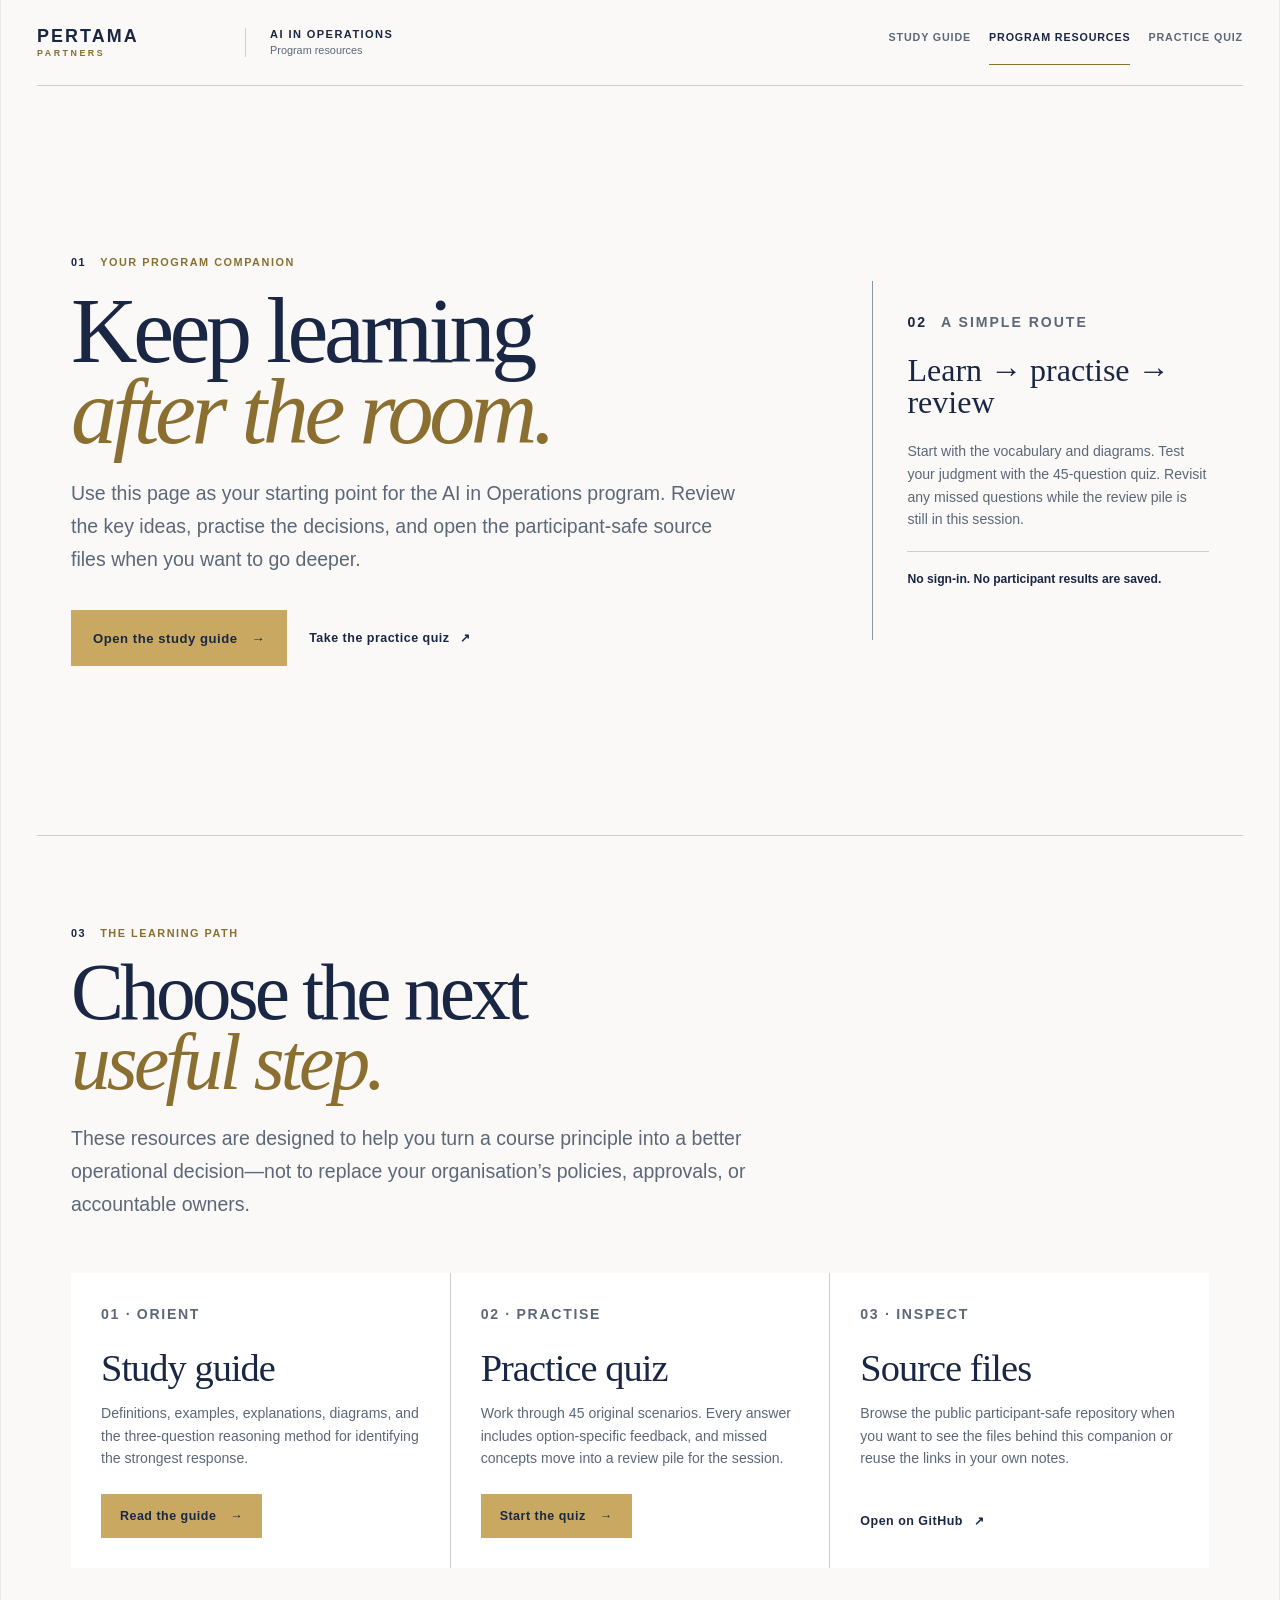
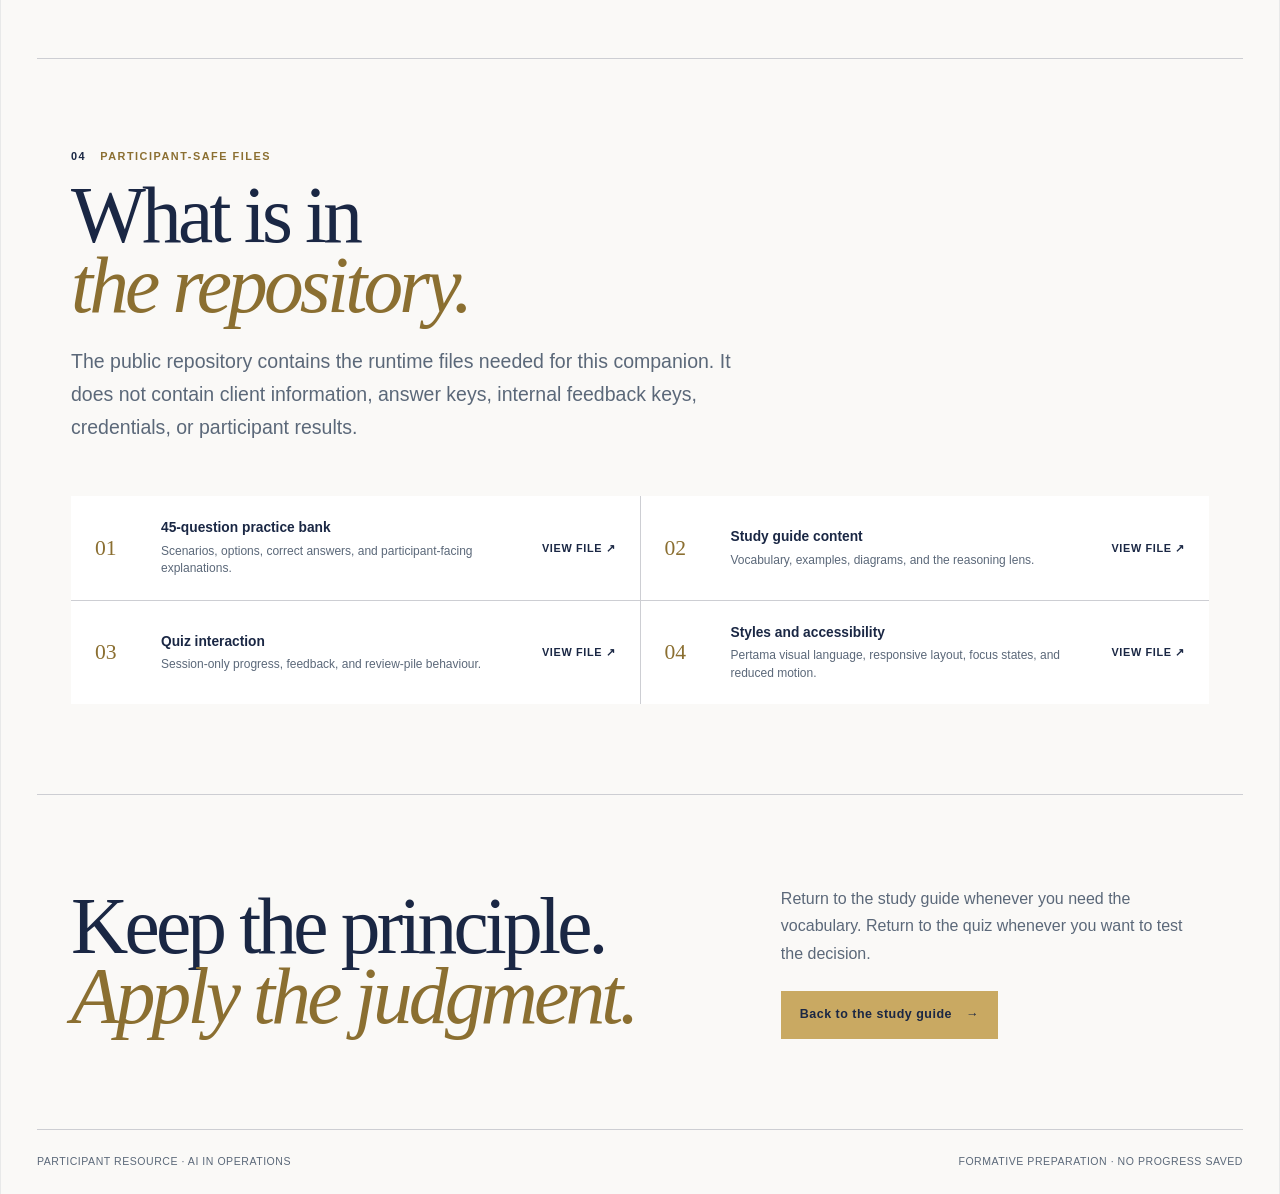
<file: repository/index.html>
<!doctype html>
<html lang="en">
  <head>
    <meta charset="UTF-8" />
    <meta name="viewport" content="width=device-width, initial-scale=1.0" />
    <meta
      name="description"
      content="Participant-safe program resources for Pertama Partners AI in Operations."
    />
    <meta name="robots" content="noindex, nofollow" />
    <meta name="theme-color" content="#1a2744" />
    <title>Program Resources · Pertama Partners</title>
    <link rel="stylesheet" href="../styles.css" />
  </head>
  <body class="resources-body">
    <a class="skip-link" href="#program-resources">Skip to program resources</a>

    <div class="site-frame resources-frame">
      <header class="topbar">
        <div class="brand" aria-label="Pertama Partners, AI in Operations">
          <span class="brand-lockup" role="img" aria-label="Pertama Partners">
            <span class="brand-name">PERTAMA</span>
            <span class="brand-partners">PARTNERS</span>
          </span>
          <span class="brand-context">
            <strong>AI in Operations</strong>
            <small>Program resources</small>
          </span>
        </div>

        <nav class="resource-nav" aria-label="Course resources">
          <a href="../study-guide/">Study guide</a>
          <a href="./" aria-current="page">Program resources</a>
          <a href="../">Practice quiz</a>
        </nav>
      </header>

      <main id="program-resources" tabindex="-1">
        <section class="resources-hero" aria-labelledby="resources-title">
          <div class="resources-hero-copy">
            <p class="eyebrow"><span aria-hidden="true">01</span> Your program companion</p>
            <h1 id="resources-title">Keep learning<br /><em>after the room.</em></h1>
            <p class="resources-hero-lede">
              Use this page as your starting point for the AI in Operations program. Review the key ideas,
              practise the decisions, and open the participant-safe source files when you want to go deeper.
            </p>
            <div class="guide-hero-actions">
              <a class="button button-primary button-large" href="../study-guide/">
                Open the study guide <span aria-hidden="true">→</span>
              </a>
              <a class="text-link" href="../">Take the practice quiz <span aria-hidden="true">↗</span></a>
            </div>
          </div>

          <aside class="resources-hero-note" aria-label="How to use this page">
            <p class="eyebrow"><span aria-hidden="true">02</span> A simple route</p>
            <h2>Learn → practise → review</h2>
            <p>
              Start with the vocabulary and diagrams. Test your judgment with the 45-question quiz. Revisit
              any missed questions while the review pile is still in this session.
            </p>
            <p class="resources-privacy">No sign-in. No participant results are saved.</p>
          </aside>
        </section>

        <section class="resources-section" aria-labelledby="path-title">
          <div class="resources-section-heading">
            <p class="eyebrow"><span aria-hidden="true">03</span> The learning path</p>
            <h2 id="path-title">Choose the next<br /><em>useful step.</em></h2>
            <p class="resources-section-lede">
              These resources are designed to help you turn a course principle into a better operational
              decision—not to replace your organisation’s policies, approvals, or accountable owners.
            </p>
          </div>

          <div class="resource-grid">
            <article class="resource-card">
              <p class="resource-card-kicker">01 · Orient</p>
              <h3>Study guide</h3>
              <p>
                Definitions, examples, explanations, diagrams, and the three-question reasoning method for
                identifying the strongest response.
              </p>
              <a class="button button-light" href="../study-guide/">Read the guide <span aria-hidden="true">→</span></a>
            </article>

            <article class="resource-card">
              <p class="resource-card-kicker">02 · Practise</p>
              <h3>Practice quiz</h3>
              <p>
                Work through 45 original scenarios. Every answer includes option-specific feedback, and missed
                concepts move into a review pile for the session.
              </p>
              <a class="button button-light" href="../">Start the quiz <span aria-hidden="true">→</span></a>
            </article>

            <article class="resource-card">
              <p class="resource-card-kicker">03 · Inspect</p>
              <h3>Source files</h3>
              <p>
                Browse the public participant-safe repository when you want to see the files behind this
                companion or reuse the links in your own notes.
              </p>
              <a class="text-link" href="https://github.com/Pertama-Partners/program-companion" target="_blank" rel="noreferrer">Open on GitHub <span aria-hidden="true">↗</span></a>
            </article>
          </div>
        </section>

        <section class="resources-section" aria-labelledby="files-title">
          <div class="resources-section-heading">
            <p class="eyebrow"><span aria-hidden="true">04</span> Participant-safe files</p>
            <h2 id="files-title">What is in<br /><em>the repository.</em></h2>
            <p class="resources-section-lede">
              The public repository contains the runtime files needed for this companion. It does not contain
              client information, answer keys, internal feedback keys, credentials, or participant results.
            </p>
          </div>

          <div class="resource-file-list">
            <article class="resource-file">
              <span class="resource-file-number">01</span>
              <div>
                <h3>45-question practice bank</h3>
                <p>Scenarios, options, correct answers, and participant-facing explanations.</p>
              </div>
              <a href="https://github.com/Pertama-Partners/program-companion/blob/main/questions.js" target="_blank" rel="noreferrer">View file ↗</a>
            </article>

            <article class="resource-file">
              <span class="resource-file-number">02</span>
              <div>
                <h3>Study guide content</h3>
                <p>Vocabulary, examples, diagrams, and the reasoning lens.</p>
              </div>
              <a href="https://github.com/Pertama-Partners/program-companion/blob/main/study-guide/study-guide.js" target="_blank" rel="noreferrer">View file ↗</a>
            </article>

            <article class="resource-file">
              <span class="resource-file-number">03</span>
              <div>
                <h3>Quiz interaction</h3>
                <p>Session-only progress, feedback, and review-pile behaviour.</p>
              </div>
              <a href="https://github.com/Pertama-Partners/program-companion/blob/main/app.js" target="_blank" rel="noreferrer">View file ↗</a>
            </article>

            <article class="resource-file">
              <span class="resource-file-number">04</span>
              <div>
                <h3>Styles and accessibility</h3>
                <p>Pertama visual language, responsive layout, focus states, and reduced motion.</p>
              </div>
              <a href="https://github.com/Pertama-Partners/program-companion/blob/main/styles.css" target="_blank" rel="noreferrer">View file ↗</a>
            </article>
          </div>
        </section>

        <section class="resources-section resources-close" aria-labelledby="close-title">
          <h2 id="close-title">Keep the principle.<br /><em>Apply the judgment.</em></h2>
          <div class="resources-close-copy">
            <p>
              Return to the study guide whenever you need the vocabulary. Return to the quiz whenever you want
              to test the decision.
            </p>
            <a class="button button-primary" href="../study-guide/">Back to the study guide <span aria-hidden="true">→</span></a>
          </div>
        </section>
      </main>

      <footer class="site-footer">
        <span>Participant resource · AI in Operations</span>
        <span>Formative preparation · no progress saved</span>
      </footer>
    </div>
  </body>
</html>
</file>
<file: styles.css>
:root {
  --navy: #1a2744;
  --navy-deep: #101a2e;
  --gold: #c9a962;
  --gold-dark: #8b6f31;
  --warm-white: #faf9f7;
  --paper: #ffffff;
  --ink: #121826;
  --slate: #5b6879;
  --line: rgba(26, 39, 68, 0.2);
  --line-strong: rgba(26, 39, 68, 0.48);
  --success: #326542;
  --success-pale: #edf4ef;
  --error: #8a2e2e;
  --error-pale: #fbefed;
  --display: Georgia, "Times New Roman", serif;
  --ui: Arial, Helvetica, sans-serif;
}

* {
  box-sizing: border-box;
}

html {
  min-width: 320px;
  background: var(--warm-white);
  color: var(--navy);
}

body {
  min-width: 320px;
  min-height: 100vh;
  margin: 0;
  background: var(--warm-white);
  color: var(--navy);
  font-family: var(--ui);
  font-size: 16px;
  line-height: 1.5;
  -webkit-font-smoothing: antialiased;
  text-rendering: optimizeLegibility;
}

button,
input {
  font: inherit;
}

button {
  cursor: pointer;
}

button:focus-visible,
input:focus-visible + .choice-letter,
.choice:focus-within,
[tabindex="-1"]:focus-visible {
  outline: 3px solid var(--gold);
  outline-offset: 4px;
}

.skip-link {
  position: fixed;
  top: 12px;
  left: 12px;
  z-index: 10;
  padding: 10px 14px;
  color: var(--paper);
  background: var(--navy);
  transform: translateY(-180%);
}

.skip-link:focus {
  transform: translateY(0);
}

.site-frame {
  width: min(100%, 1280px);
  min-height: 100vh;
  margin: 0 auto;
  padding: 0 36px;
  border-inline: 1px solid rgba(26, 39, 68, 0.08);
}

.topbar {
  display: flex;
  min-height: 86px;
  align-items: center;
  justify-content: space-between;
  gap: 24px;
  border-bottom: 1px solid var(--line);
}

.brand {
  display: flex;
  align-items: center;
  gap: 24px;
}

.brand-lockup {
  display: inline-flex;
  flex-direction: column;
  justify-content: center;
  width: 184px;
  min-height: 42px;
  color: var(--navy);
  font-family: var(--ui);
  font-weight: 700;
  line-height: 0.92;
  letter-spacing: 0.13em;
  mix-blend-mode: multiply;
}

.brand-name {
  font-size: 1.12rem;
}

.brand-partners {
  margin-top: 4px;
  color: var(--gold-dark);
  font-size: 0.55rem;
  letter-spacing: 0.29em;
}

.brand-context {
  display: grid;
  gap: 2px;
  padding-left: 24px;
  border-left: 1px solid var(--line);
}

.brand-context strong,
.brand-context small {
  line-height: 1.25;
}

.brand-context strong {
  font-size: 0.69rem;
  font-weight: 600;
  letter-spacing: 0.13em;
  text-transform: uppercase;
}

.brand-context small {
  color: var(--slate);
  font-size: 0.68rem;
}

.session-tools,
.session-status {
  display: flex;
  align-items: center;
}

.resource-nav {
  display: flex;
  align-items: center;
  gap: 18px;
  margin-left: auto;
}

.resource-nav a {
  min-height: 44px;
  padding: 10px 0;
  border-bottom: 1px solid transparent;
  color: var(--slate);
  font-size: 0.67rem;
  font-weight: 600;
  letter-spacing: 0.08em;
  line-height: 1.2;
  text-decoration: none;
  text-transform: uppercase;
}

.resource-nav a:hover,
.resource-nav a[aria-current="page"] {
  border-color: var(--gold-dark);
  color: var(--navy);
}

.session-tools {
  gap: 20px;
}

.session-status {
  gap: 9px;
  color: var(--slate);
  font-size: 0.68rem;
  font-weight: 600;
  letter-spacing: 0.08em;
  text-transform: uppercase;
}

.session-status i {
  width: 8px;
  height: 8px;
  border: 1px solid var(--gold-dark);
  background: var(--gold);
  transform: rotate(45deg);
}

.text-button {
  min-width: 44px;
  min-height: 44px;
  padding: 8px 0;
  border: 0;
  border-bottom: 1px solid var(--line-strong);
  color: var(--navy);
  background: transparent;
  font-size: 0.72rem;
  font-weight: 600;
  letter-spacing: 0.06em;
  text-transform: uppercase;
}

.text-button:hover {
  border-color: var(--gold-dark);
}

#quiz-app {
  min-height: calc(100vh - 151px);
}

.screen {
  animation: screen-in 280ms ease-out both;
}

.intro-screen {
  display: grid;
  min-height: calc(100vh - 151px);
  grid-template-columns: minmax(0, 1.45fr) minmax(300px, 0.65fr);
  align-items: center;
  gap: clamp(48px, 8vw, 112px);
  padding: clamp(64px, 10vh, 116px) clamp(8px, 3vw, 34px);
}

.intro-copy {
  max-width: 760px;
}

.eyebrow,
.rail-kicker,
.question-id,
.feedback-kicker,
.feedback-label,
.topic-block span {
  margin: 0;
  font-size: 0.68rem;
  font-weight: 600;
  letter-spacing: 0.14em;
  line-height: 1.3;
  text-transform: uppercase;
}

.eyebrow {
  display: flex;
  align-items: center;
  gap: 14px;
  color: var(--gold-dark);
}

.eyebrow span {
  color: var(--navy);
}

.intro-copy h1,
.completion-copy h1 {
  margin: 22px 0 24px;
  font-family: var(--display);
  font-size: clamp(3.6rem, 7.2vw, 6.8rem);
  font-weight: 500;
  letter-spacing: -0.048em;
  line-height: 0.88;
}

.intro-copy h1 em {
  color: var(--gold-dark);
  font-weight: 400;
}

.intro-lede,
.completion-lede {
  max-width: 650px;
  margin: 0 0 34px;
  color: var(--slate);
  font-size: clamp(1.02rem, 1.6vw, 1.22rem);
  line-height: 1.7;
}

.button {
  display: inline-flex;
  min-width: 44px;
  min-height: 48px;
  align-items: center;
  justify-content: center;
  gap: 14px;
  padding: 12px 18px;
  border: 1px solid var(--navy);
  border-radius: 0;
  color: var(--navy);
  background: transparent;
  font-size: 0.78rem;
  font-weight: 600;
  letter-spacing: 0.04em;
  line-height: 1.2;
  text-decoration: none;
  transition: color 150ms ease, background-color 150ms ease, border-color 150ms ease, transform 150ms ease;
}

.button:hover {
  transform: translateY(-2px);
}

.button-large {
  min-height: 56px;
  padding: 15px 21px;
  font-size: 0.82rem;
}

.button-primary {
  border-color: var(--gold);
  background: var(--gold);
}

.button-primary:hover {
  border-color: #b7964b;
  background: #b7964b;
}

.button-light {
  border-color: var(--gold);
  color: var(--navy);
  background: var(--gold);
}

.button-quiet:hover {
  color: var(--paper);
  background: var(--navy);
}

.briefing-rail {
  padding: 30px 0 30px 34px;
  border-left: 1px solid var(--line-strong);
}

.rail-kicker {
  color: var(--gold-dark);
}

.briefing-list {
  display: grid;
  gap: 0;
  margin: 24px 0;
  padding: 0;
  list-style: none;
}

.briefing-list li {
  display: grid;
  grid-template-columns: 28px 1fr;
  gap: 14px;
  padding: 18px 0;
  border-top: 1px solid var(--line);
}

.briefing-list li:last-child {
  border-bottom: 1px solid var(--line);
}

.briefing-list li > span {
  color: var(--gold-dark);
  font-family: var(--display);
  font-size: 1.08rem;
}

.briefing-list p,
.privacy-note p,
.formative-note {
  margin: 0;
  color: var(--slate);
  font-size: 0.82rem;
  line-height: 1.55;
}

.briefing-list strong,
.privacy-note strong {
  color: var(--navy);
  font-weight: 600;
}

.privacy-note {
  display: grid;
  grid-template-columns: 10px 1fr;
  gap: 12px;
  padding: 18px;
  color: var(--navy);
  background: rgba(201, 169, 98, 0.14);
}

.privacy-note > span {
  width: 8px;
  height: 8px;
  margin-top: 5px;
  background: var(--gold);
  transform: rotate(45deg);
}

.formative-note {
  margin-top: 18px;
  font-size: 0.73rem;
}

.question-screen {
  display: grid;
  grid-template-columns: minmax(210px, 0.34fr) minmax(0, 1fr);
  gap: clamp(42px, 7vw, 100px);
  padding: clamp(54px, 8vh, 90px) clamp(8px, 3vw, 34px) 80px;
}

.question-rail {
  align-self: start;
  position: sticky;
  top: 28px;
}

.progress-copy {
  display: flex;
  align-items: baseline;
  justify-content: space-between;
  gap: 12px;
  margin-bottom: 12px;
}

.progress-copy span {
  color: var(--gold-dark);
  font-size: 0.66rem;
  font-weight: 600;
  letter-spacing: 0.12em;
  text-transform: uppercase;
}

.progress-copy strong {
  font-size: 0.74rem;
  font-weight: 600;
}

.progress-track {
  height: 3px;
  overflow: hidden;
  background: rgba(26, 39, 68, 0.14);
}

.progress-track span {
  display: block;
  height: 100%;
  background: var(--gold-dark);
  transition: width 260ms ease;
}

.topic-block {
  display: grid;
  gap: 7px;
  margin-top: 42px;
  padding-top: 18px;
  border-top: 1px solid var(--line);
}

.topic-block span {
  color: var(--slate);
}

.topic-block strong {
  font-family: var(--display);
  font-size: 1.5rem;
  font-weight: 500;
  line-height: 1.05;
}

.review-badge {
  display: flex;
  align-items: center;
  gap: 12px;
  margin-top: 34px;
  padding: 16px 0;
  border-block: 1px solid var(--line);
}

.review-badge span {
  display: grid;
  width: 44px;
  height: 44px;
  place-items: center;
  color: var(--paper);
  background: var(--navy);
  font-family: var(--display);
  font-size: 1.45rem;
}

.review-badge p,
.rail-help {
  margin: 0;
  color: var(--slate);
  font-size: 0.74rem;
  line-height: 1.5;
}

.review-badge.is-updated span {
  animation: count-pulse 360ms ease-out;
}

.rail-help {
  margin-top: 18px;
}

.question-workspace {
  width: min(100%, 820px);
}

.question-id {
  margin-bottom: 20px;
  color: var(--gold-dark);
}

.question-form fieldset {
  min-width: 0;
  margin: 0;
  padding: 0;
  border: 0;
}

.question-form legend {
  display: block;
  width: 100%;
  margin: 0;
  font-family: var(--display);
  font-size: clamp(2.1rem, 4.2vw, 3.45rem);
  font-weight: 500;
  letter-spacing: -0.025em;
  line-height: 1.04;
}

.choice-instruction {
  margin: 20px 0 25px;
  color: var(--slate);
  font-size: 0.78rem;
}

.choices {
  display: grid;
  gap: 12px;
}

.choice {
  position: relative;
  display: grid;
  min-height: 68px;
  grid-template-columns: 42px minmax(0, 1fr) auto;
  align-items: center;
  gap: 16px;
  padding: 14px 18px 14px 14px;
  border: 1px solid var(--line);
  color: var(--ink);
  background: var(--paper);
  cursor: pointer;
  transition: border-color 150ms ease, transform 150ms ease, background-color 150ms ease;
}

.choice:hover:not(:has(.choice-input:disabled)) {
  border-color: var(--navy);
  transform: translateX(3px);
}

.choice-input {
  position: absolute;
  width: 1px;
  height: 1px;
  overflow: hidden;
  opacity: 0;
}

.choice-letter {
  display: grid;
  width: 42px;
  height: 42px;
  place-items: center;
  border: 1px solid var(--line-strong);
  color: var(--navy);
  font-family: var(--display);
  font-size: 1.18rem;
  font-weight: 600;
}

.choice-copy {
  font-size: 0.93rem;
  line-height: 1.5;
}

.choice-state {
  color: var(--slate);
  font-size: 0.62rem;
  font-weight: 700;
  letter-spacing: 0.1em;
  text-transform: uppercase;
}

.choice:has(.choice-input:disabled) {
  cursor: default;
}

.choice-correct {
  border-color: var(--success);
  background: var(--success-pale);
}

.choice-correct .choice-letter {
  border-color: var(--success);
  color: var(--paper);
  background: var(--success);
}

.choice-incorrect {
  border-color: var(--error);
  background: var(--error-pale);
}

.choice-incorrect .choice-letter {
  border-color: var(--error);
  color: var(--paper);
  background: var(--error);
}

.feedback-panel {
  margin-top: 28px;
  padding: clamp(24px, 4vw, 38px);
  color: var(--paper);
  background: var(--navy);
  animation: feedback-in 300ms ease-out both;
}

.feedback-heading {
  display: flex;
  align-items: flex-start;
  gap: 18px;
}

.feedback-mark {
  display: grid;
  flex: 0 0 auto;
  width: 40px;
  height: 40px;
  place-items: center;
  border: 1px solid var(--gold);
  color: var(--gold);
  font-size: 1.1rem;
}

.feedback-kicker,
.feedback-label {
  color: var(--gold);
}

.feedback-heading h2 {
  margin: 4px 0 0;
  font-family: var(--display);
  font-size: clamp(1.8rem, 3.6vw, 2.7rem);
  font-weight: 500;
  line-height: 1;
}

.feedback-grid {
  display: grid;
  grid-template-columns: repeat(2, minmax(0, 1fr));
  gap: 1px;
  margin-top: 28px;
  background: rgba(255, 255, 255, 0.22);
}

.feedback-answer {
  padding: 20px;
  background: var(--navy-deep);
}

.feedback-answer > p:last-child,
.principle-note > p:last-child {
  margin: 10px 0 0;
  color: rgba(255, 255, 255, 0.88);
  font-size: 0.88rem;
  line-height: 1.6;
}

.feedback-answer > p strong {
  color: var(--paper);
}

.feedback-answer-correct:not(.feedback-grid *) {
  margin-top: 28px;
}

.principle-note {
  margin: 25px 0;
  padding: 19px 0 0;
  border-top: 1px solid rgba(255, 255, 255, 0.24);
}

.completion-screen {
  position: relative;
  display: grid;
  min-height: calc(100vh - 151px);
  grid-template-columns: minmax(0, 1fr) minmax(230px, 0.38fr);
  align-items: center;
  gap: clamp(52px, 9vw, 120px);
  overflow: hidden;
  padding: clamp(64px, 10vh, 108px) clamp(8px, 3vw, 34px);
}

.completion-index {
  position: absolute;
  top: 6%;
  right: 2%;
  z-index: -1;
  color: rgba(26, 39, 68, 0.055);
  font-family: var(--display);
  font-size: clamp(16rem, 36vw, 34rem);
  font-weight: 600;
  letter-spacing: -0.08em;
  line-height: 0.8;
}

.completion-check {
  color: rgba(201, 169, 98, 0.12);
}

.completion-copy {
  max-width: 760px;
}

.completion-copy h1 {
  font-size: clamp(3.4rem, 6.8vw, 6rem);
}

.result-ledger {
  display: grid;
  max-width: 680px;
  grid-template-columns: repeat(3, 1fr);
  margin: 36px 0;
  border-block: 1px solid var(--line-strong);
}

.result-ledger div {
  display: grid;
  gap: 8px;
  padding: 20px 18px;
  border-right: 1px solid var(--line);
}

.result-ledger div:first-child {
  padding-left: 0;
}

.result-ledger div:last-child {
  border-right: 0;
}

.result-ledger dt {
  color: var(--slate);
  font-size: 0.63rem;
  font-weight: 600;
  letter-spacing: 0.09em;
  text-transform: uppercase;
}

.result-ledger dd {
  margin: 0;
  font-family: var(--display);
  font-size: 2.45rem;
  line-height: 1;
}

.completion-actions {
  display: flex;
  flex-wrap: wrap;
  gap: 12px;
}

.completion-note {
  align-self: center;
  padding: 30px 0 30px 30px;
  border-left: 1px solid var(--line-strong);
}

.note-rule {
  display: block;
  width: 52px;
  height: 3px;
  margin-bottom: 22px;
  background: var(--gold);
}

.completion-note p {
  margin: 0 0 10px;
  color: var(--slate);
  font-size: 0.84rem;
  line-height: 1.6;
}

.completion-note strong {
  color: var(--navy);
}

.site-footer {
  display: flex;
  min-height: 65px;
  align-items: center;
  justify-content: space-between;
  gap: 24px;
  border-top: 1px solid var(--line);
  color: var(--slate);
  font-size: 0.66rem;
  letter-spacing: 0.05em;
  text-transform: uppercase;
}

.sr-only {
  position: absolute;
  width: 1px;
  height: 1px;
  padding: 0;
  margin: -1px;
  overflow: hidden;
  clip: rect(0, 0, 0, 0);
  white-space: nowrap;
  border: 0;
}

/* Study guide */

.guide-frame {
  background: var(--warm-white);
}

.guide-hero {
  display: grid;
  min-height: calc(100vh - 151px);
  grid-template-columns: minmax(0, 1.45fr) minmax(300px, 0.65fr);
  align-items: center;
  gap: clamp(48px, 8vw, 112px);
  padding: clamp(64px, 10vh, 116px) clamp(8px, 3vw, 34px);
}

.guide-hero-copy {
  max-width: 780px;
}

.guide-hero-copy h1,
.section-heading h2,
.guide-close h2 {
  margin: 22px 0 24px;
  font-family: var(--display);
  font-size: clamp(3.6rem, 7.2vw, 6.8rem);
  font-weight: 500;
  letter-spacing: -0.048em;
  line-height: 0.88;
}

.guide-hero-copy h1 em,
.section-heading h2 em,
.guide-close h2 em {
  color: var(--gold-dark);
  font-weight: 400;
}

.guide-hero-lede,
.section-lede,
.guide-close-copy > p {
  max-width: 680px;
  margin: 0 0 34px;
  color: var(--slate);
  font-size: clamp(1.02rem, 1.6vw, 1.22rem);
  line-height: 1.7;
}

.guide-hero-actions {
  display: flex;
  flex-wrap: wrap;
  align-items: center;
  gap: 22px;
}

.guide-resource-links {
  display: flex;
  flex-wrap: wrap;
  align-items: center;
  gap: 22px;
}

.text-link {
  display: inline-flex;
  min-height: 44px;
  align-items: center;
  gap: 11px;
  color: var(--navy);
  font-size: 0.78rem;
  font-weight: 600;
  letter-spacing: 0.04em;
  text-decoration: none;
}

.text-link:hover {
  color: var(--gold-dark);
}

.guide-hero-note {
  padding: 30px 0 30px 34px;
  border-left: 1px solid var(--line-strong);
}

.guide-pass-list {
  display: grid;
  gap: 0;
  margin: 24px 0;
  padding: 0;
  list-style: none;
}

.guide-pass-list li {
  display: grid;
  grid-template-columns: 28px 1fr;
  gap: 14px;
  padding: 18px 0;
  border-top: 1px solid var(--line);
}

.guide-pass-list li:last-child {
  border-bottom: 1px solid var(--line);
}

.guide-pass-list li > span {
  color: var(--gold-dark);
  font-family: var(--display);
  font-size: 1.08rem;
}

.guide-pass-list p {
  margin: 0;
  color: var(--slate);
  font-size: 0.82rem;
  line-height: 1.55;
}

.section-rule {
  padding: clamp(70px, 10vh, 118px) clamp(8px, 3vw, 34px);
  border-top: 1px solid var(--line);
}

.section-heading {
  max-width: 580px;
}

.section-heading-wide {
  max-width: 800px;
}

.section-heading h2,
.guide-close h2 {
  margin-top: 18px;
  font-size: clamp(3rem, 6.2vw, 5.7rem);
}

.section-lede {
  margin-bottom: 0;
}

.guide-method {
  display: grid;
  grid-template-columns: minmax(260px, 0.75fr) minmax(0, 1.25fr);
  gap: clamp(48px, 9vw, 128px);
}

.method-list {
  align-self: start;
}

.method-step {
  display: grid;
  grid-template-columns: 44px 1fr;
  gap: 18px;
  padding: 21px 0;
  border-top: 1px solid var(--line);
}

.method-step:last-child {
  border-bottom: 1px solid var(--line);
}

.method-number {
  color: var(--gold-dark);
  font-family: var(--display);
  font-size: 1.25rem;
}

.method-step h3 {
  margin: 0 0 7px;
  font-family: var(--display);
  font-size: 1.6rem;
  font-weight: 500;
  line-height: 1.05;
}

.method-step p {
  max-width: 570px;
  margin: 0;
  color: var(--slate);
  font-size: 0.88rem;
  line-height: 1.62;
}

.diagram-grid {
  display: grid;
  grid-template-columns: repeat(2, minmax(0, 1fr));
  gap: 1px;
  background: var(--line);
}

.diagram-feature {
  grid-column: 1 / -1;
  display: flex;
  align-items: flex-start;
  flex-direction: column;
  background: var(--paper);
}

.study-diagram {
  min-height: 100%;
  padding: clamp(24px, 4vw, 44px);
  background: var(--paper);
}

.diagram-feature .study-diagram {
  width: 100%;
  min-height: 0;
}

.diagram-label {
  margin-bottom: 28px;
  color: var(--gold-dark);
  font-size: 0.67rem;
  font-weight: 700;
  letter-spacing: 0.14em;
  text-transform: uppercase;
}

.diagram-flow {
  display: flex;
  flex-wrap: wrap;
  align-items: center;
  gap: 10px;
}

.flow-node {
  display: inline-flex;
  min-height: 42px;
  align-items: center;
  justify-content: center;
  padding: 9px 14px;
  border: 1px solid var(--line-strong);
  color: var(--navy);
  background: var(--warm-white);
  font-family: var(--display);
  font-size: 1.16rem;
  line-height: 1;
}

.flow-node-dark {
  border-color: var(--navy);
  color: var(--paper);
  background: var(--navy);
}

.flow-node-gold {
  border-color: var(--gold);
  background: rgba(201, 169, 98, 0.22);
}

.flow-arrow {
  color: var(--gold-dark);
  font-size: 1.1rem;
}

.diagram-flow-secondary {
  margin-top: 24px;
  padding-top: 24px;
  border-top: 1px solid var(--line);
  transition: opacity 220ms ease, transform 220ms ease;
}

.diagram-loop:not(.is-revealed) .diagram-flow-secondary {
  opacity: 0.42;
}

.diagram-loop.is-revealed .diagram-flow-secondary {
  transform: translateY(3px);
}

.diagram-return {
  display: flex;
  align-items: center;
  gap: 10px;
  margin-top: 27px;
  color: var(--gold-dark);
  font-size: 0.76rem;
  font-weight: 600;
  letter-spacing: 0.03em;
  transition: opacity 220ms ease;
}

.diagram-return span {
  font-family: var(--display);
  font-size: 1.4rem;
}

.diagram-loop:not(.is-revealed) .diagram-return {
  opacity: 0.42;
}

.diagram-caption {
  max-width: 620px;
  margin: 28px 0 0;
  color: var(--slate);
  font-size: 0.82rem;
  line-height: 1.6;
}

.diagram-toggle {
  margin: 0 0 28px 44px;
}

.diagram-control .diagram-flow {
  row-gap: 13px;
}

.boundary-frame {
  display: grid;
  gap: 10px;
  padding: 10px;
  border: 1px dashed var(--line-strong);
  background: rgba(26, 39, 68, 0.035);
}

.boundary-outside,
.boundary-inside {
  display: grid;
  gap: 7px;
  padding: 18px;
}

.boundary-outside {
  border: 1px solid rgba(138, 46, 46, 0.32);
  background: var(--error-pale);
}

.boundary-inside {
  border: 1px solid rgba(50, 101, 66, 0.32);
  background: var(--success-pale);
}

.boundary-outside strong,
.boundary-inside strong {
  font-family: var(--display);
  font-size: 1.45rem;
  font-weight: 500;
  line-height: 1.05;
}

.boundary-outside small,
.boundary-inside small {
  color: var(--slate);
  font-size: 0.74rem;
  line-height: 1.45;
}

.boundary-stop,
.boundary-approved {
  font-size: 0.62rem;
  font-weight: 700;
  letter-spacing: 0.11em;
}

.boundary-stop {
  color: var(--error);
}

.boundary-approved {
  color: var(--success);
}

.vocabulary-tools {
  display: grid;
  gap: 18px;
  margin: 46px 0 32px;
  padding-block: 20px;
  border-block: 1px solid var(--line-strong);
}

.search-field {
  display: flex;
  max-width: 620px;
  align-items: center;
  gap: 12px;
  border-bottom: 1px solid var(--line-strong);
}

.search-field input {
  width: 100%;
  min-height: 48px;
  padding: 8px 0;
  border: 0;
  outline: 0;
  color: var(--navy);
  background: transparent;
  font-size: 0.92rem;
}

.search-field input::placeholder {
  color: var(--slate);
}

.search-field:focus-within {
  border-color: var(--gold-dark);
}

.search-field > span:last-child {
  color: var(--gold-dark);
  font-size: 1.35rem;
}

.filter-row {
  display: flex;
  flex-wrap: wrap;
  gap: 8px;
}

.filter-button {
  min-height: 44px;
  padding: 9px 13px;
  border: 1px solid var(--line);
  border-radius: 0;
  color: var(--slate);
  background: transparent;
  font-size: 0.68rem;
  font-weight: 700;
  letter-spacing: 0.06em;
  text-transform: uppercase;
  transition: color 150ms ease, border-color 150ms ease, background-color 150ms ease;
}

.filter-button:hover,
.filter-button.is-active {
  border-color: var(--navy);
  color: var(--paper);
  background: var(--navy);
}

.vocabulary-count {
  margin: 0;
  color: var(--slate);
  font-size: 0.7rem;
  letter-spacing: 0.08em;
  text-transform: uppercase;
}

.vocabulary-list {
  display: grid;
  grid-template-columns: repeat(2, minmax(0, 1fr));
  gap: 1px;
  background: var(--line);
}

.vocabulary-entry {
  min-height: 100%;
  padding: 28px;
  background: var(--paper);
}

.vocabulary-entry[hidden] {
  display: none;
}

.vocabulary-topline {
  display: flex;
  align-items: baseline;
  justify-content: space-between;
  gap: 14px;
  margin-bottom: 22px;
}

.vocabulary-number {
  color: var(--gold-dark);
  font-family: var(--display);
  font-size: 1.22rem;
}

.vocabulary-outcome {
  color: var(--slate);
  font-size: 0.62rem;
  font-weight: 700;
  letter-spacing: 0.09em;
  text-align: right;
  text-transform: uppercase;
}

.vocabulary-entry h3 {
  max-width: 460px;
  margin: 0 0 17px;
  font-family: var(--display);
  font-size: clamp(1.7rem, 2.5vw, 2.35rem);
  font-weight: 500;
  letter-spacing: -0.025em;
  line-height: 1;
}

.vocabulary-definition {
  margin: 0;
  color: var(--ink);
  font-size: 0.91rem;
  line-height: 1.6;
}

.vocabulary-definition span,
.detail-label {
  display: block;
  margin-bottom: 7px;
  color: var(--gold-dark);
  font-size: 0.62rem;
  font-weight: 700;
  letter-spacing: 0.1em;
  text-transform: uppercase;
}

.vocabulary-entry details {
  margin-top: 23px;
  border-top: 1px solid var(--line);
}

.vocabulary-entry summary {
  display: flex;
  min-height: 48px;
  align-items: center;
  justify-content: space-between;
  gap: 14px;
  color: var(--navy);
  cursor: pointer;
  font-size: 0.72rem;
  font-weight: 700;
  letter-spacing: 0.04em;
  list-style: none;
  text-transform: uppercase;
}

.vocabulary-entry summary::-webkit-details-marker {
  display: none;
}

.vocabulary-entry summary span {
  color: var(--gold-dark);
  font-size: 1.15rem;
  font-weight: 400;
}

.vocabulary-entry details[open] summary span {
  transform: rotate(45deg);
}

.vocabulary-detail {
  display: grid;
  gap: 18px;
  padding: 4px 0 7px;
}

.vocabulary-detail > div {
  padding-top: 16px;
  border-top: 1px solid var(--line);
}

.vocabulary-detail p:not(.detail-label) {
  margin: 0;
  color: var(--slate);
  font-size: 0.84rem;
  line-height: 1.6;
}

.vocabulary-lens {
  padding: 16px;
  background: rgba(201, 169, 98, 0.14);
}

.empty-state {
  margin: 24px 0 0;
  padding: 24px;
  color: var(--slate);
  background: var(--paper);
  font-size: 0.9rem;
}

.guide-close {
  display: grid;
  grid-template-columns: minmax(0, 1fr) minmax(260px, 0.72fr);
  align-items: center;
  gap: clamp(48px, 9vw, 128px);
}

.guide-close h2 {
  margin-bottom: 0;
}

.guide-close-copy > p {
  margin-bottom: 26px;
  font-size: 1rem;
}

/* Program resources */

.resources-frame {
  background: var(--warm-white);
}

.resources-hero {
  display: grid;
  min-height: calc(100vh - 151px);
  grid-template-columns: minmax(0, 1.35fr) minmax(300px, 0.65fr);
  align-items: center;
  gap: clamp(48px, 8vw, 112px);
  padding: clamp(64px, 10vh, 116px) clamp(8px, 3vw, 34px);
}

.resources-hero-copy {
  max-width: 780px;
}

.resources-hero-copy h1,
.resources-section-heading h2 {
  margin: 22px 0 24px;
  font-family: var(--display);
  font-size: clamp(3.6rem, 7.2vw, 6.8rem);
  font-weight: 500;
  letter-spacing: -0.048em;
  line-height: 0.88;
}

.resources-hero-copy h1 em,
.resources-section-heading h2 em {
  color: var(--gold-dark);
  font-weight: 400;
}

.resources-hero-lede,
.resources-section-lede {
  max-width: 680px;
  margin: 0 0 34px;
  color: var(--slate);
  font-size: clamp(1.02rem, 1.6vw, 1.22rem);
  line-height: 1.7;
}

.resources-hero-note {
  padding: 30px 0 30px 34px;
  border-left: 1px solid var(--line-strong);
}

.resources-hero-note h2 {
  margin: 0 0 22px;
  font-family: var(--display);
  font-size: 2rem;
  font-weight: 500;
  line-height: 1;
}

.resources-hero-note p {
  margin: 0 0 20px;
  color: var(--slate);
  font-size: 0.88rem;
  line-height: 1.62;
}

.resources-privacy {
  padding-top: 18px;
  border-top: 1px solid var(--line);
  color: var(--navy) !important;
  font-size: 0.76rem !important;
  font-weight: 600;
}

.resources-section {
  padding: clamp(70px, 10vh, 118px) clamp(8px, 3vw, 34px);
  border-top: 1px solid var(--line);
}

.resources-section-heading {
  max-width: 760px;
}

.resources-section-heading h2 {
  margin-top: 18px;
  font-size: clamp(3rem, 6.2vw, 5.7rem);
}

.resource-grid {
  display: grid;
  grid-template-columns: repeat(3, minmax(0, 1fr));
  gap: 1px;
  margin-top: 52px;
  background: var(--line);
}

.resource-card {
  display: flex;
  min-height: 100%;
  flex-direction: column;
  padding: 30px;
  background: var(--paper);
}

.resource-card-kicker {
  margin: 0 0 20px;
  color: var(--gold-dark);
  font-size: 0.64rem;
  font-weight: 700;
  letter-spacing: 0.12em;
  text-transform: uppercase;
}

.resource-card h3 {
  margin: 0 0 14px;
  font-family: var(--display);
  font-size: clamp(1.8rem, 3vw, 2.7rem);
  font-weight: 500;
  letter-spacing: -0.025em;
  line-height: 0.98;
}

.resource-card p {
  margin: 0 0 24px;
  color: var(--slate);
  font-size: 0.88rem;
  line-height: 1.62;
}

.resource-card .button,
.resource-card .text-link {
  margin-top: auto;
  align-self: flex-start;
}

.resource-card .button {
  min-height: 44px;
}

.resource-card .text-link {
  padding-top: 10px;
}

.resource-file-list {
  display: grid;
  grid-template-columns: repeat(2, minmax(0, 1fr));
  gap: 1px;
  margin-top: 52px;
  background: var(--line);
}

.resource-file {
  display: grid;
  grid-template-columns: 48px 1fr auto;
  gap: 18px;
  align-items: center;
  padding: 22px 24px;
  background: var(--paper);
}

.resource-file-number {
  color: var(--gold-dark);
  font-family: var(--display);
  font-size: 1.35rem;
}

.resource-file h3 {
  margin: 0 0 4px;
  color: var(--navy);
  font-size: 0.86rem;
  font-weight: 700;
}

.resource-file p {
  margin: 0;
  color: var(--slate);
  font-size: 0.75rem;
  line-height: 1.45;
}

.resource-file a {
  display: inline-flex;
  min-height: 44px;
  align-items: center;
  color: var(--navy);
  font-size: 0.68rem;
  font-weight: 700;
  letter-spacing: 0.06em;
  text-decoration: none;
  text-transform: uppercase;
}

.resource-file a:hover {
  color: var(--gold-dark);
}

.resources-close {
  display: grid;
  grid-template-columns: minmax(0, 1fr) minmax(260px, 0.72fr);
  align-items: center;
  gap: clamp(48px, 9vw, 128px);
}

.resources-close h2 {
  max-width: 640px;
  margin: 0;
  font-family: var(--display);
  font-size: clamp(3rem, 6.2vw, 5.7rem);
  font-weight: 500;
  letter-spacing: -0.048em;
  line-height: 0.88;
}

.resources-close h2 em {
  color: var(--gold-dark);
  font-weight: 400;
}

.resources-close-copy p {
  max-width: 440px;
  margin: 0 0 24px;
  color: var(--slate);
  font-size: 1rem;
  line-height: 1.7;
}

.noscript-message {
  margin: 0;
  padding: 20px;
  color: var(--paper);
  background: var(--error);
  text-align: center;
}

@keyframes screen-in {
  from {
    opacity: 0;
    transform: translateY(9px);
  }
  to {
    opacity: 1;
    transform: translateY(0);
  }
}

@keyframes feedback-in {
  from {
    opacity: 0;
    transform: translateY(12px);
  }
  to {
    opacity: 1;
    transform: translateY(0);
  }
}

@keyframes count-pulse {
  0% { transform: scale(1); }
  55% { transform: scale(1.13); background: var(--gold-dark); }
  100% { transform: scale(1); }
}

@media (max-width: 900px) {
  .intro-screen,
  .completion-screen,
  .guide-hero,
  .guide-method,
  .guide-close,
  .resources-hero,
  .resources-close {
    grid-template-columns: 1fr;
  }

  .briefing-rail,
  .completion-note,
  .guide-hero-note,
  .resources-hero-note {
    max-width: 680px;
  }

  .guide-method,
  .guide-close {
    gap: 52px;
  }

  .question-screen {
    grid-template-columns: 1fr;
  }

  .question-rail {
    position: static;
    display: grid;
    grid-template-columns: 1fr 1fr;
    gap: 20px;
  }

  .progress-block {
    grid-column: 1 / -1;
  }

  .topic-block,
  .review-badge {
    margin-top: 0;
  }

  .rail-help {
    display: none;
  }
}

@media (max-width: 680px) {
  .site-frame {
    padding: 0 18px;
    border: 0;
  }

  .topbar {
    min-height: 78px;
    flex-wrap: wrap;
    padding: 15px 0;
  }

  .brand-lockup {
    width: 148px;
  }

  .brand-context {
    display: none;
  }

  .resource-nav {
    order: 3;
    width: 100%;
    margin-left: 0;
    padding-top: 7px;
    border-top: 1px solid var(--line);
  }

  .resource-nav a {
    flex: 1;
  }

  .resource-nav a[aria-current="page"] {
    color: var(--navy);
  }

  .session-status {
    display: none;
  }

  .intro-screen,
  .completion-screen,
  .guide-hero,
  .resources-hero {
    min-height: auto;
    padding: 58px 0 70px;
  }

  .intro-copy h1,
  .completion-copy h1,
  .guide-hero-copy h1,
  .section-heading h2,
  .guide-close h2,
  .resources-hero-copy h1,
  .resources-section-heading h2,
  .resources-close h2 {
    font-size: clamp(3.15rem, 16vw, 4.8rem);
  }

  .briefing-rail,
  .completion-note,
  .guide-hero-note,
  .resources-hero-note {
    padding-left: 22px;
  }

  .question-screen {
    gap: 38px;
    padding: 42px 0 64px;
  }

  .question-rail {
    grid-template-columns: 1fr;
  }

  .topic-block {
    display: none;
  }

  .review-badge {
    padding: 12px 0;
  }

  .question-form legend {
    font-size: clamp(1.85rem, 9vw, 2.5rem);
  }

  .choice {
    min-height: 72px;
    grid-template-columns: 42px minmax(0, 1fr);
  }

  .choice-state {
    grid-column: 2;
  }

  .feedback-grid {
    grid-template-columns: 1fr;
  }

  .result-ledger {
    grid-template-columns: 1fr;
  }

  .result-ledger div,
  .result-ledger div:first-child {
    grid-template-columns: 1fr auto;
    align-items: center;
    padding: 14px 0;
    border-right: 0;
    border-bottom: 1px solid var(--line);
  }

  .result-ledger div:last-child {
    border-bottom: 0;
  }

  .result-ledger dd {
    font-size: 2rem;
  }

  .completion-actions,
  .completion-actions .button,
  .completion-copy > .button,
  .intro-copy > .button {
    width: 100%;
  }

  .site-footer {
    min-height: 86px;
    flex-direction: column;
    align-items: flex-start;
    justify-content: center;
    gap: 6px;
  }

  .guide-hero-actions {
    align-items: flex-start;
    flex-direction: column;
    gap: 15px;
  }

  .guide-resource-links,
  .guide-resource-links .button,
  .guide-resource-links .text-link {
    width: 100%;
  }

  .section-rule {
    padding: 64px 0;
  }

  .diagram-grid,
  .vocabulary-list {
    grid-template-columns: 1fr;
  }

  .diagram-feature {
    grid-column: auto;
  }

  .study-diagram {
    padding: 25px 20px;
  }

  .diagram-flow {
    align-items: flex-start;
    flex-direction: column;
  }

  .diagram-flow .flow-arrow {
    width: 42px;
    transform: rotate(90deg);
    text-align: center;
  }

  .diagram-flow-secondary {
    align-items: flex-start;
  }

  .diagram-toggle {
    margin-left: 20px;
  }

  .vocabulary-entry {
    padding: 25px 20px;
  }

  .vocabulary-outcome {
    max-width: 150px;
  }

  .resource-grid,
  .resource-file-list {
    grid-template-columns: 1fr;
  }

  .resource-card {
    padding: 25px 20px;
  }

  .resource-file {
    grid-template-columns: 38px 1fr;
    padding: 20px;
  }

  .resource-file a {
    grid-column: 2;
    justify-self: start;
  }
}

@media (prefers-reduced-motion: reduce) {
  *,
  *::before,
  *::after {
    scroll-behavior: auto !important;
    animation-duration: 0.01ms !important;
    animation-iteration-count: 1 !important;
    transition-duration: 0.01ms !important;
  }
}
</file>
